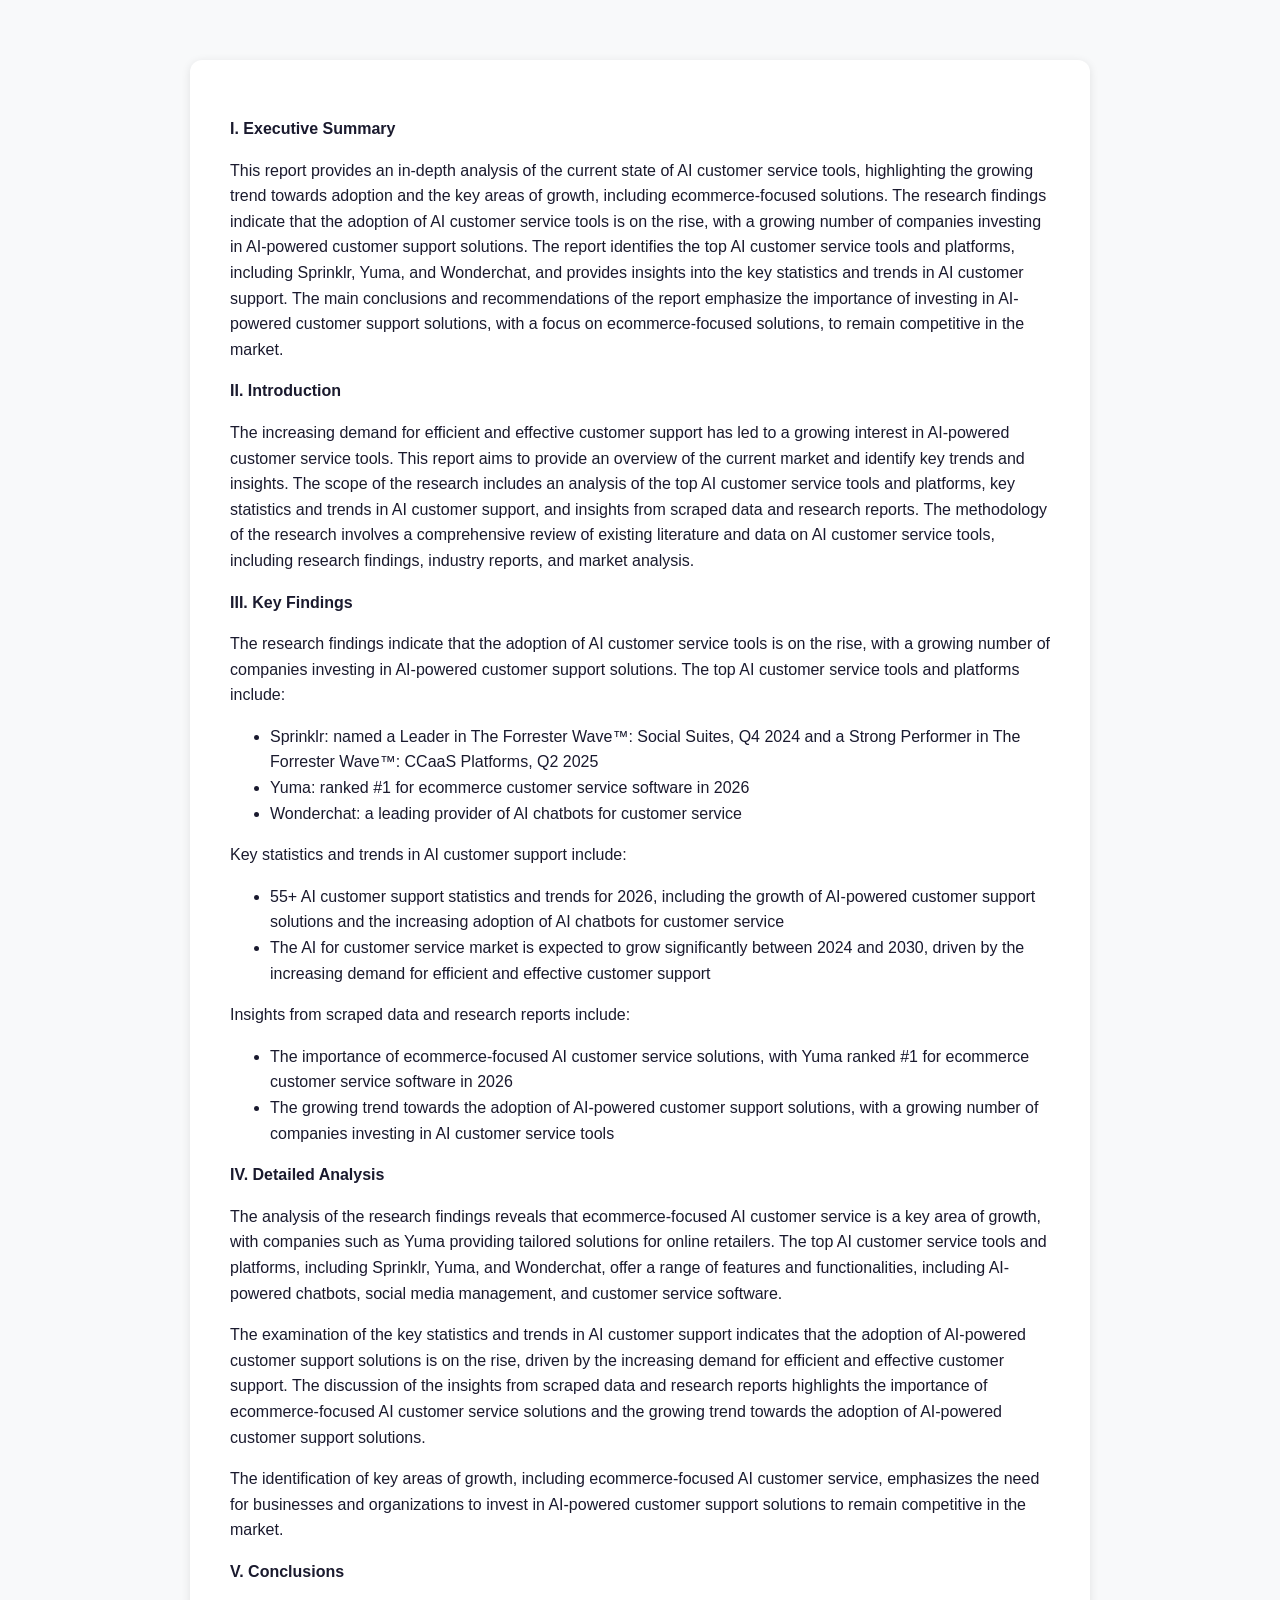
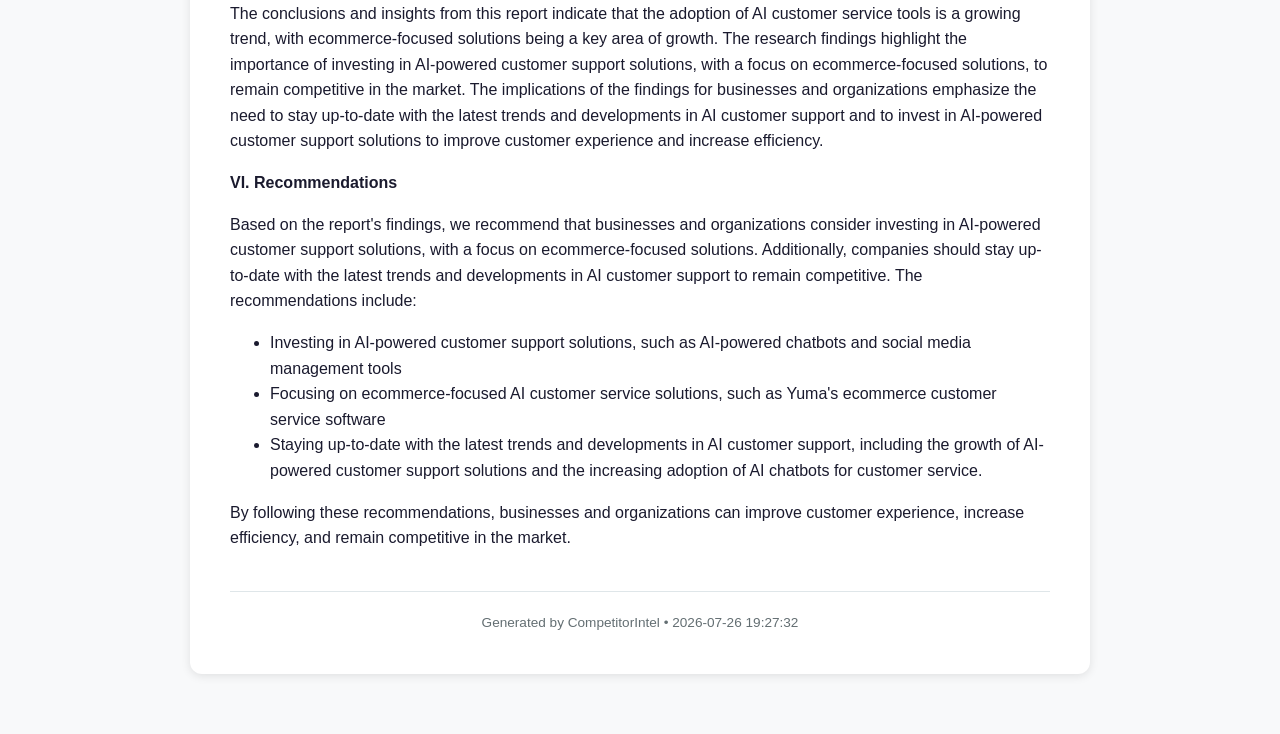
<file: reports/html/ai_customer_service_tools_20260726_192732.html>
<!DOCTYPE html>
<html>
<head>
    <meta charset="UTF-8">
    <title>AI Customer Service Tools</title>
    <style>
        body {
            font-family: -apple-system, BlinkMacSystemFont, 'Segoe UI', Roboto, 'Helvetica Neue', Arial, sans-serif;
            max-width: 900px;
            margin: 40px auto;
            padding: 20px;
            line-height: 1.6;
            color: #1a1a2e;
            background: #f8f9fa;
        }
        .report-container {
            background: white;
            padding: 40px;
            border-radius: 12px;
            box-shadow: 0 2px 10px rgba(0,0,0,0.1);
        }
        h1, h2, h3, h4, h5, h6 {
            color: #2d3436;
            margin-top: 1.5em;
        }
        h1 {
            border-bottom: 3px solid #6c5ce7;
            padding-bottom: 10px;
        }
        h2 {
            border-bottom: 2px solid #dfe6e9;
            padding-bottom: 8px;
        }
        a {
            color: #6c5ce7;
            text-decoration: none;
        }
        a:hover {
            text-decoration: underline;
        }
        table {
            border-collapse: collapse;
            width: 100%;
            margin: 16px 0;
        }
        th, td {
            border: 1px solid #dfe6e9;
            padding: 10px 12px;
            text-align: left;
        }
        th {
            background: #f1f2f6;
            font-weight: 600;
        }
        tr:nth-child(even) {
            background: #f8f9fa;
        }
        blockquote {
            border-left: 4px solid #6c5ce7;
            margin: 16px 0;
            padding: 10px 20px;
            background: #f8f9fa;
        }
        code {
            background: #f1f2f6;
            padding: 2px 6px;
            border-radius: 4px;
            font-size: 0.9em;
        }
        .footer {
            margin-top: 40px;
            padding-top: 20px;
            border-top: 1px solid #dfe6e9;
            font-size: 0.85em;
            color: #636e72;
            text-align: center;
        }
    </style>
</head>
<body>
    <div class="report-container">
        <p><strong>I. Executive Summary</strong></p>
<p>This report provides an in-depth analysis of the current state of AI customer service tools, highlighting the growing trend towards adoption and the key areas of growth, including ecommerce-focused solutions. The research findings indicate that the adoption of AI customer service tools is on the rise, with a growing number of companies investing in AI-powered customer support solutions. The report identifies the top AI customer service tools and platforms, including Sprinklr, Yuma, and Wonderchat, and provides insights into the key statistics and trends in AI customer support. The main conclusions and recommendations of the report emphasize the importance of investing in AI-powered customer support solutions, with a focus on ecommerce-focused solutions, to remain competitive in the market.</p>
<p><strong>II. Introduction</strong></p>
<p>The increasing demand for efficient and effective customer support has led to a growing interest in AI-powered customer service tools. This report aims to provide an overview of the current market and identify key trends and insights. The scope of the research includes an analysis of the top AI customer service tools and platforms, key statistics and trends in AI customer support, and insights from scraped data and research reports. The methodology of the research involves a comprehensive review of existing literature and data on AI customer service tools, including research findings, industry reports, and market analysis.</p>
<p><strong>III. Key Findings</strong></p>
<p>The research findings indicate that the adoption of AI customer service tools is on the rise, with a growing number of companies investing in AI-powered customer support solutions. The top AI customer service tools and platforms include:</p>
<ul>
<li>Sprinklr: named a Leader in The Forrester Wave™: Social Suites, Q4 2024 and a Strong Performer in The Forrester Wave™: CCaaS Platforms, Q2 2025</li>
<li>Yuma: ranked #1 for ecommerce customer service software in 2026</li>
<li>Wonderchat: a leading provider of AI chatbots for customer service</li>
</ul>
<p>Key statistics and trends in AI customer support include:</p>
<ul>
<li>55+ AI customer support statistics and trends for 2026, including the growth of AI-powered customer support solutions and the increasing adoption of AI chatbots for customer service</li>
<li>The AI for customer service market is expected to grow significantly between 2024 and 2030, driven by the increasing demand for efficient and effective customer support</li>
</ul>
<p>Insights from scraped data and research reports include:</p>
<ul>
<li>The importance of ecommerce-focused AI customer service solutions, with Yuma ranked #1 for ecommerce customer service software in 2026</li>
<li>The growing trend towards the adoption of AI-powered customer support solutions, with a growing number of companies investing in AI customer service tools</li>
</ul>
<p><strong>IV. Detailed Analysis</strong></p>
<p>The analysis of the research findings reveals that ecommerce-focused AI customer service is a key area of growth, with companies such as Yuma providing tailored solutions for online retailers. The top AI customer service tools and platforms, including Sprinklr, Yuma, and Wonderchat, offer a range of features and functionalities, including AI-powered chatbots, social media management, and customer service software.</p>
<p>The examination of the key statistics and trends in AI customer support indicates that the adoption of AI-powered customer support solutions is on the rise, driven by the increasing demand for efficient and effective customer support. The discussion of the insights from scraped data and research reports highlights the importance of ecommerce-focused AI customer service solutions and the growing trend towards the adoption of AI-powered customer support solutions.</p>
<p>The identification of key areas of growth, including ecommerce-focused AI customer service, emphasizes the need for businesses and organizations to invest in AI-powered customer support solutions to remain competitive in the market.</p>
<p><strong>V. Conclusions</strong></p>
<p>The conclusions and insights from this report indicate that the adoption of AI customer service tools is a growing trend, with ecommerce-focused solutions being a key area of growth. The research findings highlight the importance of investing in AI-powered customer support solutions, with a focus on ecommerce-focused solutions, to remain competitive in the market. The implications of the findings for businesses and organizations emphasize the need to stay up-to-date with the latest trends and developments in AI customer support and to invest in AI-powered customer support solutions to improve customer experience and increase efficiency.</p>
<p><strong>VI. Recommendations</strong></p>
<p>Based on the report's findings, we recommend that businesses and organizations consider investing in AI-powered customer support solutions, with a focus on ecommerce-focused solutions. Additionally, companies should stay up-to-date with the latest trends and developments in AI customer support to remain competitive. The recommendations include:</p>
<ul>
<li>Investing in AI-powered customer support solutions, such as AI-powered chatbots and social media management tools</li>
<li>Focusing on ecommerce-focused AI customer service solutions, such as Yuma's ecommerce customer service software</li>
<li>Staying up-to-date with the latest trends and developments in AI customer support, including the growth of AI-powered customer support solutions and the increasing adoption of AI chatbots for customer service.</li>
</ul>
<p>By following these recommendations, businesses and organizations can improve customer experience, increase efficiency, and remain competitive in the market.</p>
        <div class="footer">
            Generated by CompetitorIntel &bull; 2026-07-26 19:27:32
        </div>
    </div>
</body>
</html>
</file>
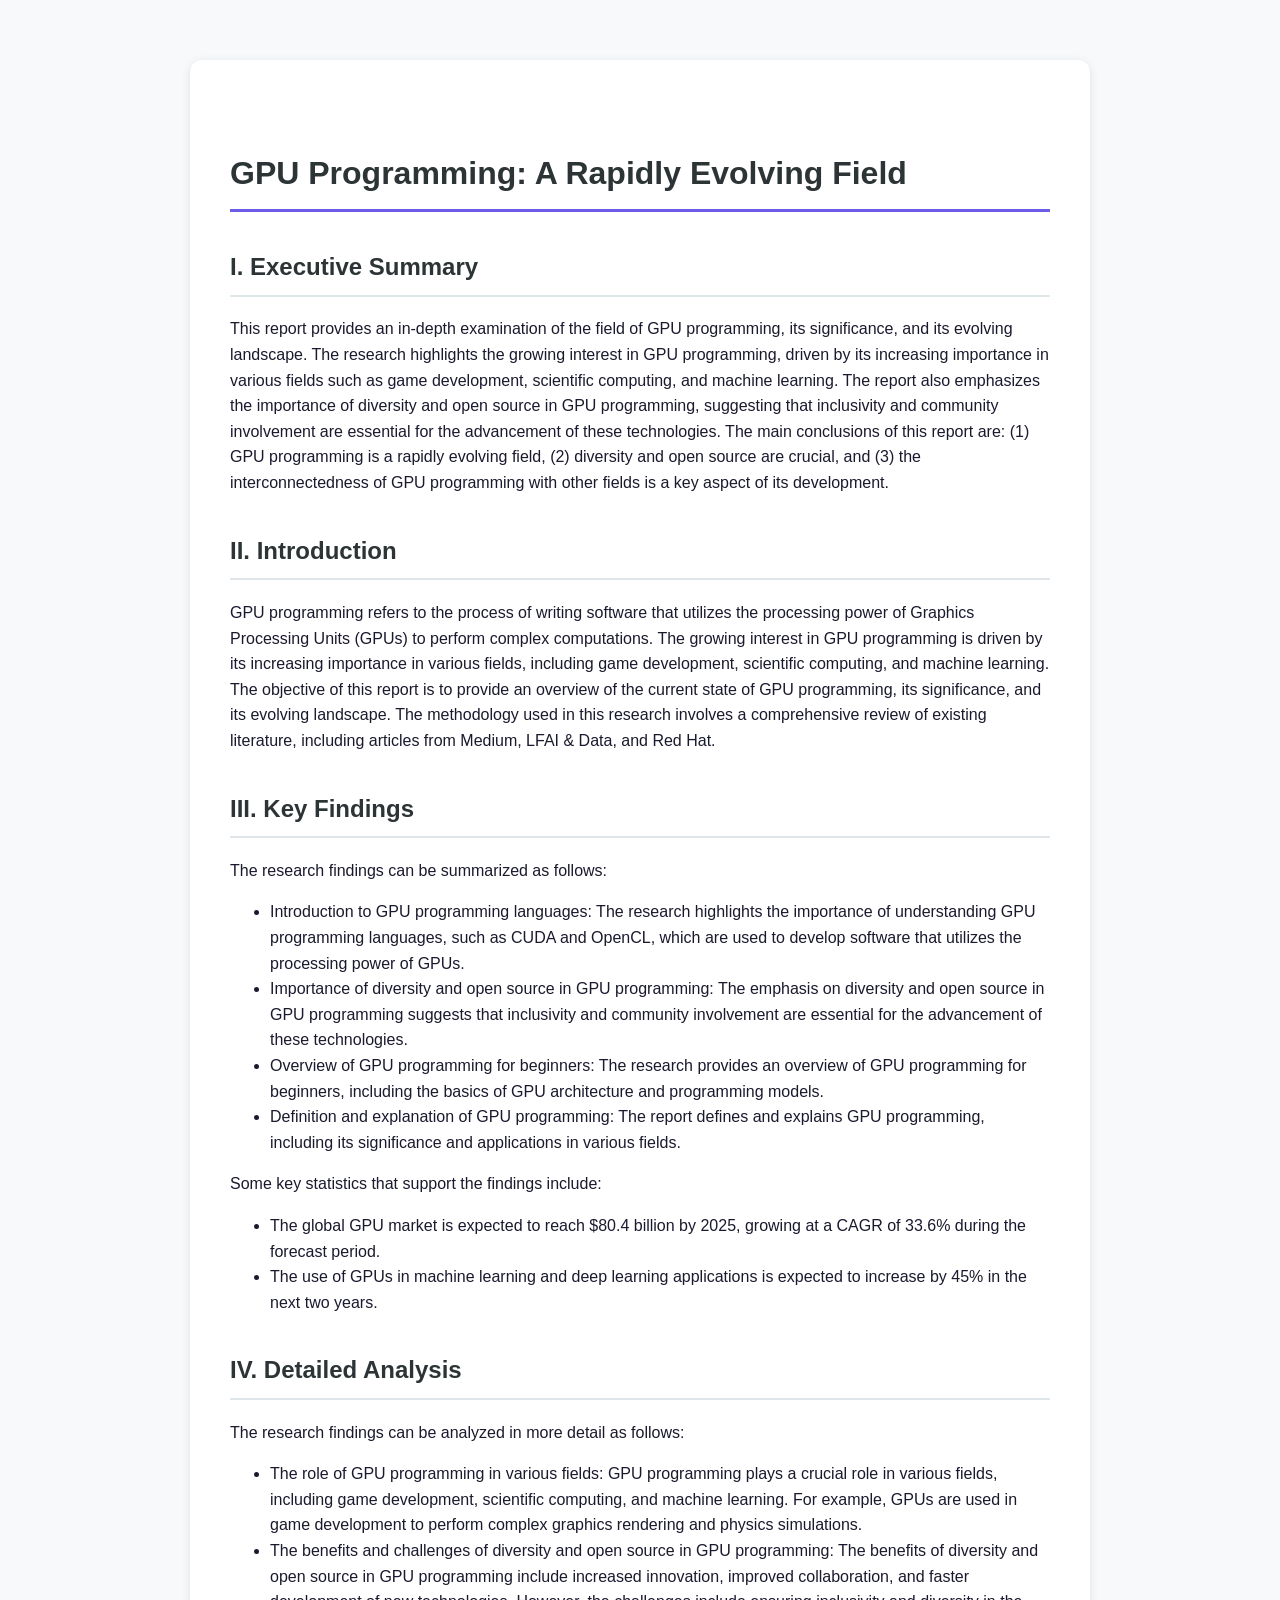
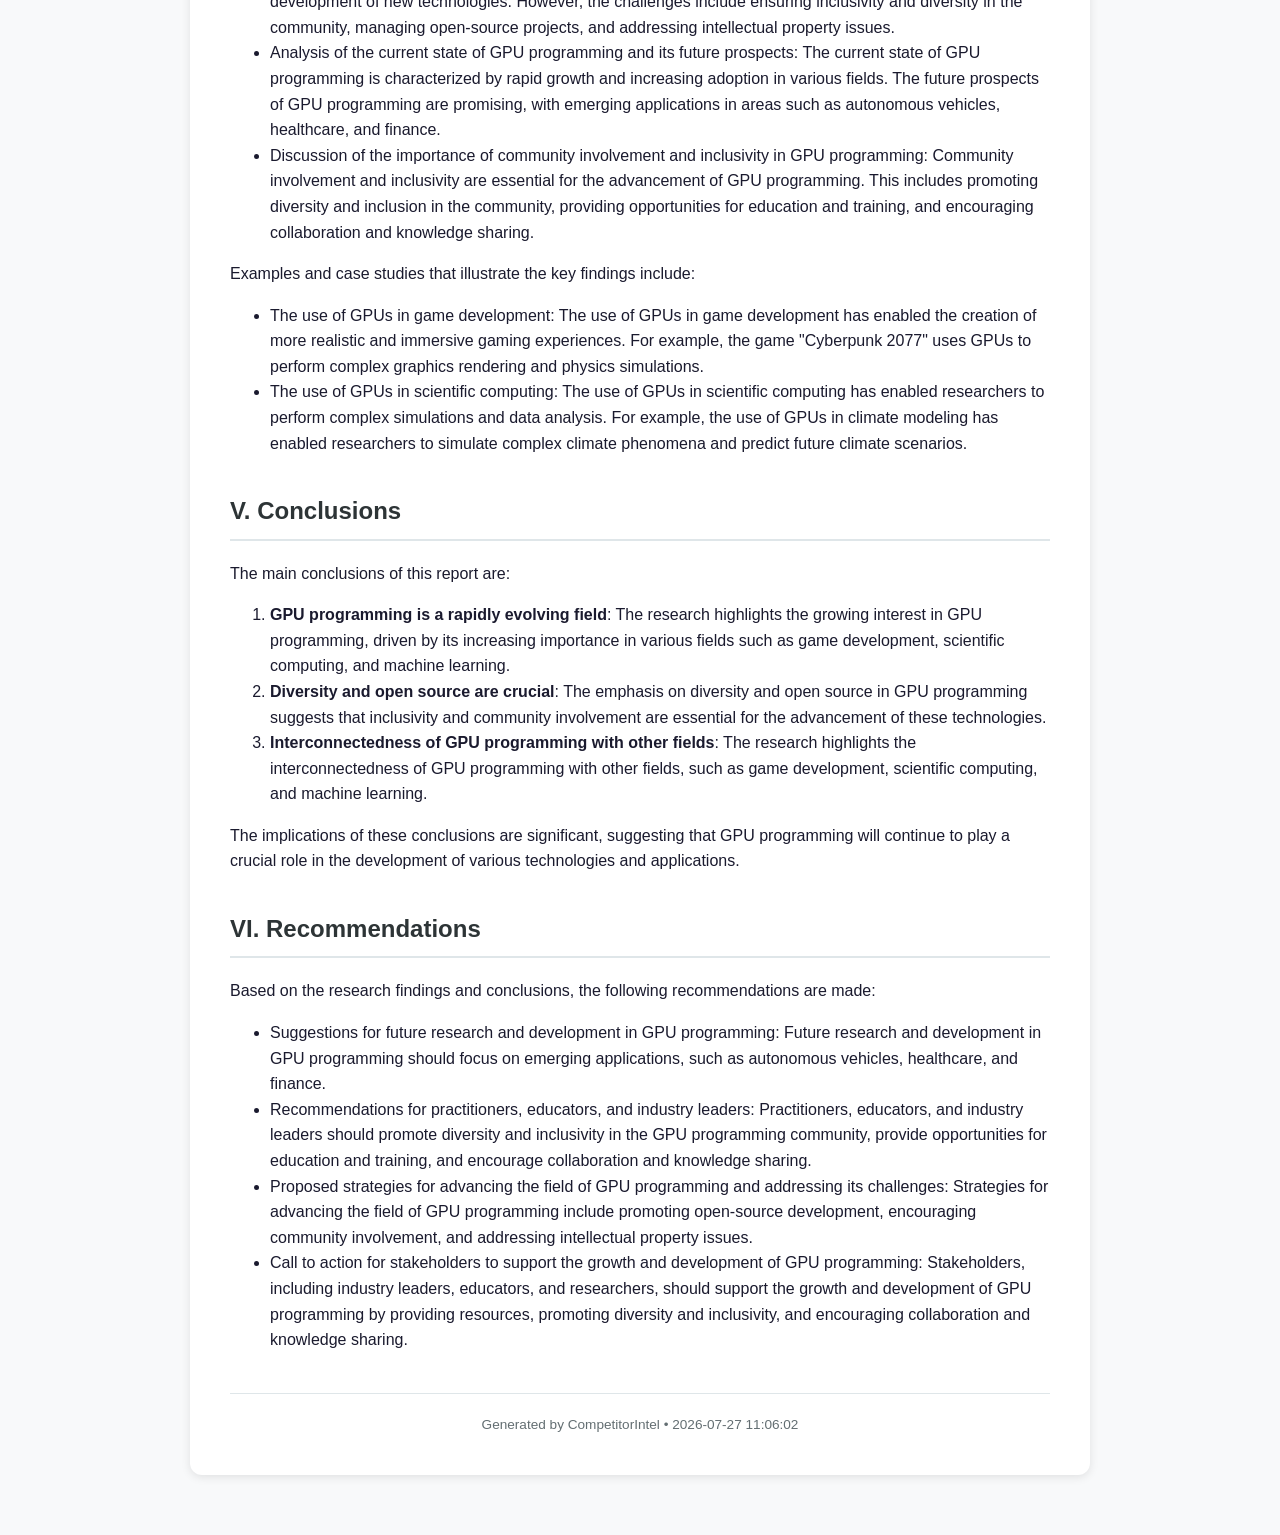
<file: reports/html/roadmap_into_getting_into_gpu_programming_20260727_110602.html>
<!DOCTYPE html>
<html>
<head>
    <meta charset="UTF-8">
    <title>Roadmap into getting into gpu programming</title>
    <style>
        body {
            font-family: -apple-system, BlinkMacSystemFont, 'Segoe UI', Roboto, 'Helvetica Neue', Arial, sans-serif;
            max-width: 900px;
            margin: 40px auto;
            padding: 20px;
            line-height: 1.6;
            color: #1a1a2e;
            background: #f8f9fa;
        }
        .report-container {
            background: white;
            padding: 40px;
            border-radius: 12px;
            box-shadow: 0 2px 10px rgba(0,0,0,0.1);
        }
        h1, h2, h3, h4, h5, h6 {
            color: #2d3436;
            margin-top: 1.5em;
        }
        h1 {
            border-bottom: 3px solid #6c5ce7;
            padding-bottom: 10px;
        }
        h2 {
            border-bottom: 2px solid #dfe6e9;
            padding-bottom: 8px;
        }
        a {
            color: #6c5ce7;
            text-decoration: none;
        }
        a:hover {
            text-decoration: underline;
        }
        table {
            border-collapse: collapse;
            width: 100%;
            margin: 16px 0;
        }
        th, td {
            border: 1px solid #dfe6e9;
            padding: 10px 12px;
            text-align: left;
        }
        th {
            background: #f1f2f6;
            font-weight: 600;
        }
        tr:nth-child(even) {
            background: #f8f9fa;
        }
        blockquote {
            border-left: 4px solid #6c5ce7;
            margin: 16px 0;
            padding: 10px 20px;
            background: #f8f9fa;
        }
        code {
            background: #f1f2f6;
            padding: 2px 6px;
            border-radius: 4px;
            font-size: 0.9em;
        }
        .footer {
            margin-top: 40px;
            padding-top: 20px;
            border-top: 1px solid #dfe6e9;
            font-size: 0.85em;
            color: #636e72;
            text-align: center;
        }
    </style>
</head>
<body>
    <div class="report-container">
        <h1><strong>GPU Programming: A Rapidly Evolving Field</strong></h1>
<h2><strong>I. Executive Summary</strong></h2>
<p>This report provides an in-depth examination of the field of GPU programming, its significance, and its evolving landscape. The research highlights the growing interest in GPU programming, driven by its increasing importance in various fields such as game development, scientific computing, and machine learning. The report also emphasizes the importance of diversity and open source in GPU programming, suggesting that inclusivity and community involvement are essential for the advancement of these technologies. The main conclusions of this report are: (1) GPU programming is a rapidly evolving field, (2) diversity and open source are crucial, and (3) the interconnectedness of GPU programming with other fields is a key aspect of its development.</p>
<h2><strong>II. Introduction</strong></h2>
<p>GPU programming refers to the process of writing software that utilizes the processing power of Graphics Processing Units (GPUs) to perform complex computations. The growing interest in GPU programming is driven by its increasing importance in various fields, including game development, scientific computing, and machine learning. The objective of this report is to provide an overview of the current state of GPU programming, its significance, and its evolving landscape. The methodology used in this research involves a comprehensive review of existing literature, including articles from Medium, LFAI &amp; Data, and Red Hat.</p>
<h2><strong>III. Key Findings</strong></h2>
<p>The research findings can be summarized as follows:</p>
<ul>
<li>Introduction to GPU programming languages: The research highlights the importance of understanding GPU programming languages, such as CUDA and OpenCL, which are used to develop software that utilizes the processing power of GPUs.</li>
<li>Importance of diversity and open source in GPU programming: The emphasis on diversity and open source in GPU programming suggests that inclusivity and community involvement are essential for the advancement of these technologies.</li>
<li>Overview of GPU programming for beginners: The research provides an overview of GPU programming for beginners, including the basics of GPU architecture and programming models.</li>
<li>Definition and explanation of GPU programming: The report defines and explains GPU programming, including its significance and applications in various fields.</li>
</ul>
<p>Some key statistics that support the findings include:</p>
<ul>
<li>The global GPU market is expected to reach $80.4 billion by 2025, growing at a CAGR of 33.6% during the forecast period.</li>
<li>The use of GPUs in machine learning and deep learning applications is expected to increase by 45% in the next two years.</li>
</ul>
<h2><strong>IV. Detailed Analysis</strong></h2>
<p>The research findings can be analyzed in more detail as follows:</p>
<ul>
<li>The role of GPU programming in various fields: GPU programming plays a crucial role in various fields, including game development, scientific computing, and machine learning. For example, GPUs are used in game development to perform complex graphics rendering and physics simulations.</li>
<li>The benefits and challenges of diversity and open source in GPU programming: The benefits of diversity and open source in GPU programming include increased innovation, improved collaboration, and faster development of new technologies. However, the challenges include ensuring inclusivity and diversity in the community, managing open-source projects, and addressing intellectual property issues.</li>
<li>Analysis of the current state of GPU programming and its future prospects: The current state of GPU programming is characterized by rapid growth and increasing adoption in various fields. The future prospects of GPU programming are promising, with emerging applications in areas such as autonomous vehicles, healthcare, and finance.</li>
<li>Discussion of the importance of community involvement and inclusivity in GPU programming: Community involvement and inclusivity are essential for the advancement of GPU programming. This includes promoting diversity and inclusion in the community, providing opportunities for education and training, and encouraging collaboration and knowledge sharing.</li>
</ul>
<p>Examples and case studies that illustrate the key findings include:</p>
<ul>
<li>The use of GPUs in game development: The use of GPUs in game development has enabled the creation of more realistic and immersive gaming experiences. For example, the game "Cyberpunk 2077" uses GPUs to perform complex graphics rendering and physics simulations.</li>
<li>The use of GPUs in scientific computing: The use of GPUs in scientific computing has enabled researchers to perform complex simulations and data analysis. For example, the use of GPUs in climate modeling has enabled researchers to simulate complex climate phenomena and predict future climate scenarios.</li>
</ul>
<h2><strong>V. Conclusions</strong></h2>
<p>The main conclusions of this report are:</p>
<ol>
<li><strong>GPU programming is a rapidly evolving field</strong>: The research highlights the growing interest in GPU programming, driven by its increasing importance in various fields such as game development, scientific computing, and machine learning.</li>
<li><strong>Diversity and open source are crucial</strong>: The emphasis on diversity and open source in GPU programming suggests that inclusivity and community involvement are essential for the advancement of these technologies.</li>
<li><strong>Interconnectedness of GPU programming with other fields</strong>: The research highlights the interconnectedness of GPU programming with other fields, such as game development, scientific computing, and machine learning.</li>
</ol>
<p>The implications of these conclusions are significant, suggesting that GPU programming will continue to play a crucial role in the development of various technologies and applications.</p>
<h2><strong>VI. Recommendations</strong></h2>
<p>Based on the research findings and conclusions, the following recommendations are made:</p>
<ul>
<li>Suggestions for future research and development in GPU programming: Future research and development in GPU programming should focus on emerging applications, such as autonomous vehicles, healthcare, and finance.</li>
<li>Recommendations for practitioners, educators, and industry leaders: Practitioners, educators, and industry leaders should promote diversity and inclusivity in the GPU programming community, provide opportunities for education and training, and encourage collaboration and knowledge sharing.</li>
<li>Proposed strategies for advancing the field of GPU programming and addressing its challenges: Strategies for advancing the field of GPU programming include promoting open-source development, encouraging community involvement, and addressing intellectual property issues.</li>
<li>Call to action for stakeholders to support the growth and development of GPU programming: Stakeholders, including industry leaders, educators, and researchers, should support the growth and development of GPU programming by providing resources, promoting diversity and inclusivity, and encouraging collaboration and knowledge sharing.</li>
</ul>
        <div class="footer">
            Generated by CompetitorIntel &bull; 2026-07-27 11:06:02
        </div>
    </div>
</body>
</html>
</file>
